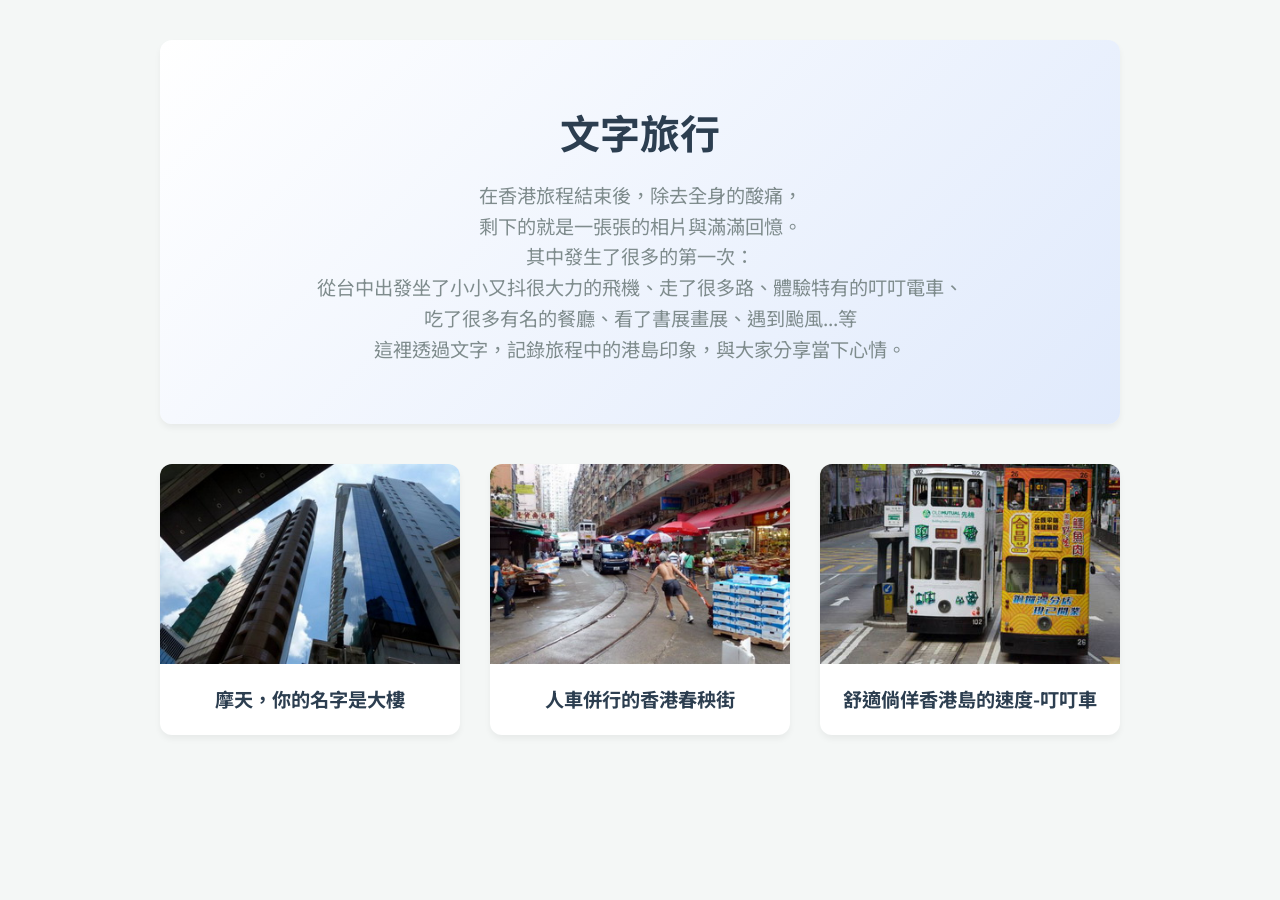
<file: index.html>
<!doctype html>
<html lang="zh-Hant">
<head>
    <meta charset="utf-8">
    <meta name="viewport" content="width=device-width, initial-scale=1.0">
    <title>潮玩香港 - 文字旅行</title>
    <link rel="stylesheet" href="style.css">
</head>
<body>
    <div class="container">
        <header class="hero">
            <h1>文字旅行</h1>
            <p>
                在香港旅程結束後，除去全身的酸痛，<br>
                剩下的就是一張張的相片與滿滿回憶。<br>
                其中發生了很多的第一次：<br>
                從台中出發坐了小小又抖很大力的飛機、走了很多路、體驗特有的叮叮電車、<br>
                吃了很多有名的餐廳、看了書展畫展、遇到颱風...等<br>
                這裡透過文字，記錄旅程中的港島印象，與大家分享當下心情。
            </p>
        </header>

        <main class="gallery">
            <div class="card">
                <a href="blog-1.html">
                    <img src="images/blog1.jpg" alt="摩天，你的名字是大樓" class="card-img"/>
                    <div class="card-content">
                        <div class="card-title">摩天，你的名字是大樓</div>
                    </div>
                </a>
            </div>

            <div class="card">
                <a href="blog-2.html">
                    <img src="images/blog2.jpg" alt="人車併行的香港春秧街" class="card-img"/>
                    <div class="card-content">
                        <div class="card-title">人車併行的香港春秧街</div>
                    </div>
                </a>
            </div>

            <div class="card">
                <a href="blog-3.html">
                    <img src="images/blog3.jpg" alt="舒適倘佯香港島的速度-叮叮車" class="card-img"/>
                    <div class="card-content">
                        <div class="card-title">舒適倘佯香港島的速度-叮叮車</div>
                    </div>
                </a>
            </div>
        </main>
    </div>
</body>
</html>
</file>
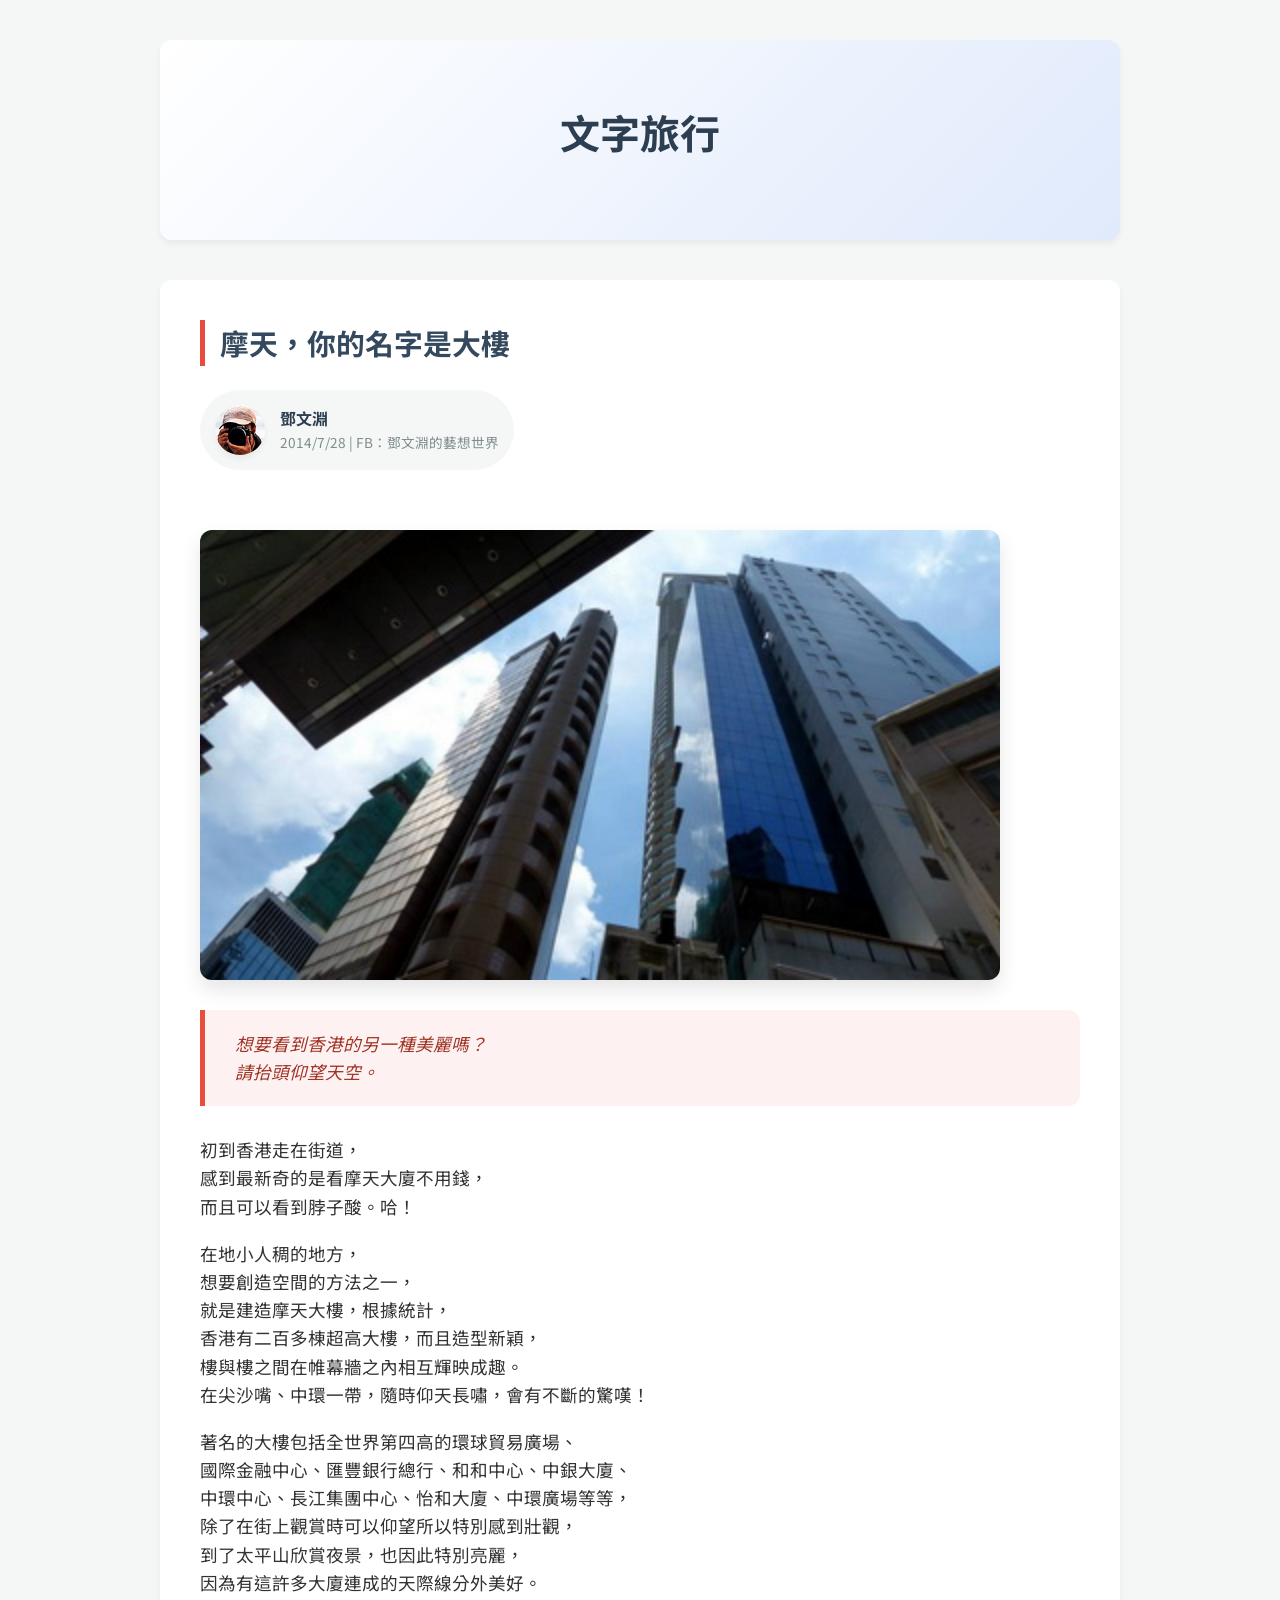
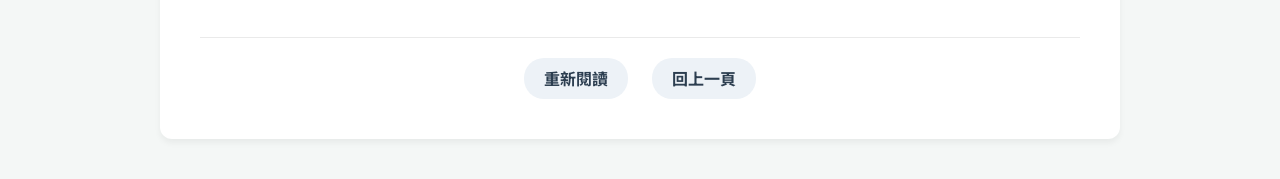
<file: blog-1.html>
<!doctype html>
<html lang="zh-Hant">
<head>
    <meta charset="utf-8">
    <meta name="viewport" content="width=device-width, initial-scale=1.0">
    <title>摩天，你的名字是大樓 - 文字旅行</title>
    <link rel="stylesheet" href="style.css">
</head>
<body>
    <div class="container">
        <header class="hero">
            <h1>文字旅行</h1>
        </header>

        <article class="article-content">
            <header class="article-header">
                <h2>摩天，你的名字是大樓</h2>
                <div class="author-card">
                    <img src="images/winston.jpg" alt="鄧文淵">
                    <div class="author-info">
                        <span class="author-name">鄧文淵</span>
                        <span class="author-meta">2014/7/28 | FB：鄧文淵的藝想世界</span>
                    </div>
                </div>
            </header>

            <img src="images/blog1.jpg" alt="摩天，你的名字是大樓" class="article-img">
            
            <blockquote>
                <p>想要看到香港的另一種美麗嗎？<br>請抬頭仰望天空。</p>
            </blockquote>

            <p>初到香港走在街道，<br>
              感到最新奇的是看摩天大廈不用錢，<br>
              而且可以看到脖子酸。哈！</p>
            <p>在地小人稠的地方，<br>
            想要創造空間的方法之一，<br>
            就是建造摩天大樓，根據統計，<br>
            香港有二百多棟超高大樓，而且造型新穎，<br>
            樓與樓之間在帷幕牆之內相互輝映成趣。<br>
            在尖沙嘴、中環一帶，隨時仰天長嘯，會有不斷的驚嘆！</p>
            <p>著名的大樓包括全世界第四高的環球貿易廣場、<br>
            國際金融中心、匯豐銀行總行、和和中心、中銀大廈、<br>
            中環中心、長江集團中心、怡和大廈、中環廣場等等，<br>
            除了在街上觀賞時可以仰望所以特別感到壯觀，<br>
            到了太平山欣賞夜景，也因此特別亮麗，<br>
            因為有這許多大廈連成的天際線分外美好。</p>

            <div class="page-nav">
                <a href="#">重新閱讀</a>
                <a href="blog.html">回上一頁</a>
            </div>
        </article>
    </div>
</body>
</html>
</file>
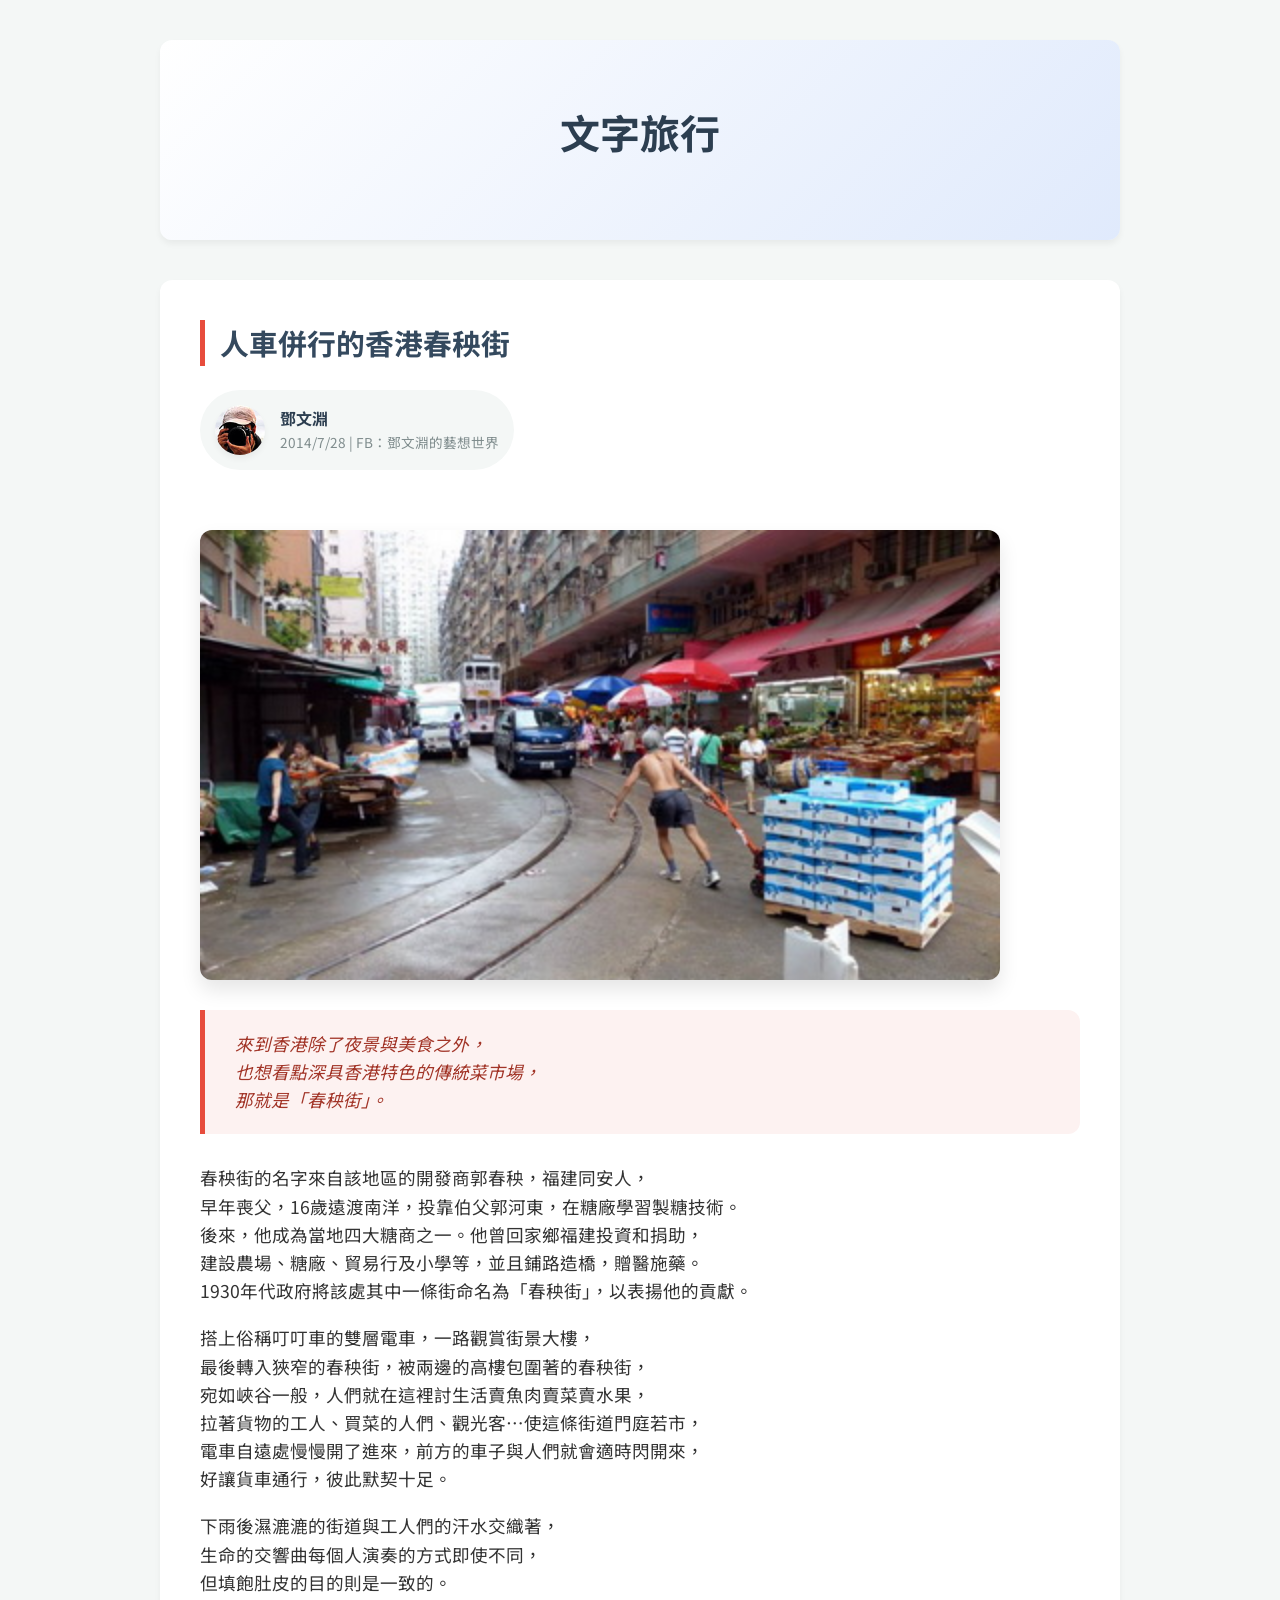
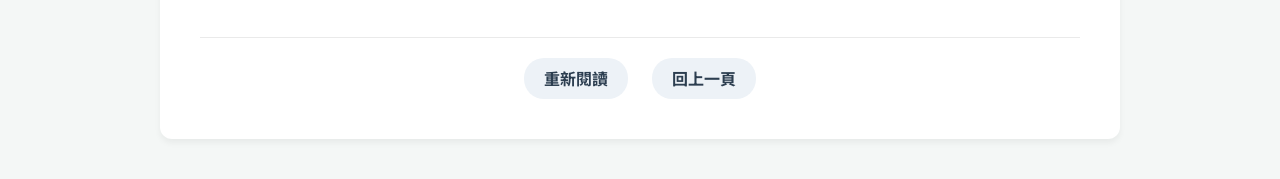
<file: blog-2.html>
<!doctype html>
<html lang="zh-Hant">
<head>
    <meta charset="utf-8">
    <meta name="viewport" content="width=device-width, initial-scale=1.0">
    <title>人車併行的香港春秧街 - 文字旅行</title>
    <link rel="stylesheet" href="style.css">
</head>
<body>
    <div class="container">
        <header class="hero">
            <h1>文字旅行</h1>
        </header>

        <article class="article-content">
            <header class="article-header">
                <h2>人車併行的香港春秧街</h2>
                <div class="author-card">
                    <img src="images/winston.jpg" alt="鄧文淵">
                    <div class="author-info">
                        <span class="author-name">鄧文淵</span>
                        <span class="author-meta">2014/7/28 | FB：鄧文淵的藝想世界</span>
                    </div>
                </div>
            </header>

            <img src="images/blog2.jpg" alt="人車併行的香港春秧街" class="article-img">
            
            <blockquote>
                <p>來到香港除了夜景與美食之外，<br>也想看點深具香港特色的傳統菜市場，<br>那就是「春秧街」。</p>
            </blockquote>

            <p>春秧街的名字來自該地區的開發商郭春秧，福建同安人，<br>
            早年喪父，16歲遠渡南洋，投靠伯父郭河東，在糖廠學習製糖技術。<br>
            後來，他成為當地四大糖商之一。他曾回家鄉福建投資和捐助，<br>
            建設農場、糖廠、貿易行及小學等，並且鋪路造橋，贈醫施藥。<br>
            1930年代政府將該處其中一條街命名為「春秧街」，以表揚他的貢獻。</p>

            <p>搭上俗稱叮叮車的雙層電車，一路觀賞街景大樓，<br>
            最後轉入狹窄的春秧街，被兩邊的高樓包圍著的春秧街，<br>
            宛如峽谷一般，人們就在這裡討生活賣魚肉賣菜賣水果，<br>
            拉著貨物的工人、買菜的人們、觀光客…使這條街道門庭若市，<br>
            電車自遠處慢慢開了進來，前方的車子與人們就會適時閃開來，<br>
            好讓貨車通行，彼此默契十足。</p>

            <p>下雨後濕漉漉的街道與工人們的汗水交織著，<br>
            生命的交響曲每個人演奏的方式即使不同，<br>
            但填飽肚皮的目的則是一致的。</p>

            <div class="page-nav">
                <a href="#">重新閱讀</a>
                <a href="blog.html">回上一頁</a>
            </div>
        </article>
    </div>
</body>
</html>
</file>
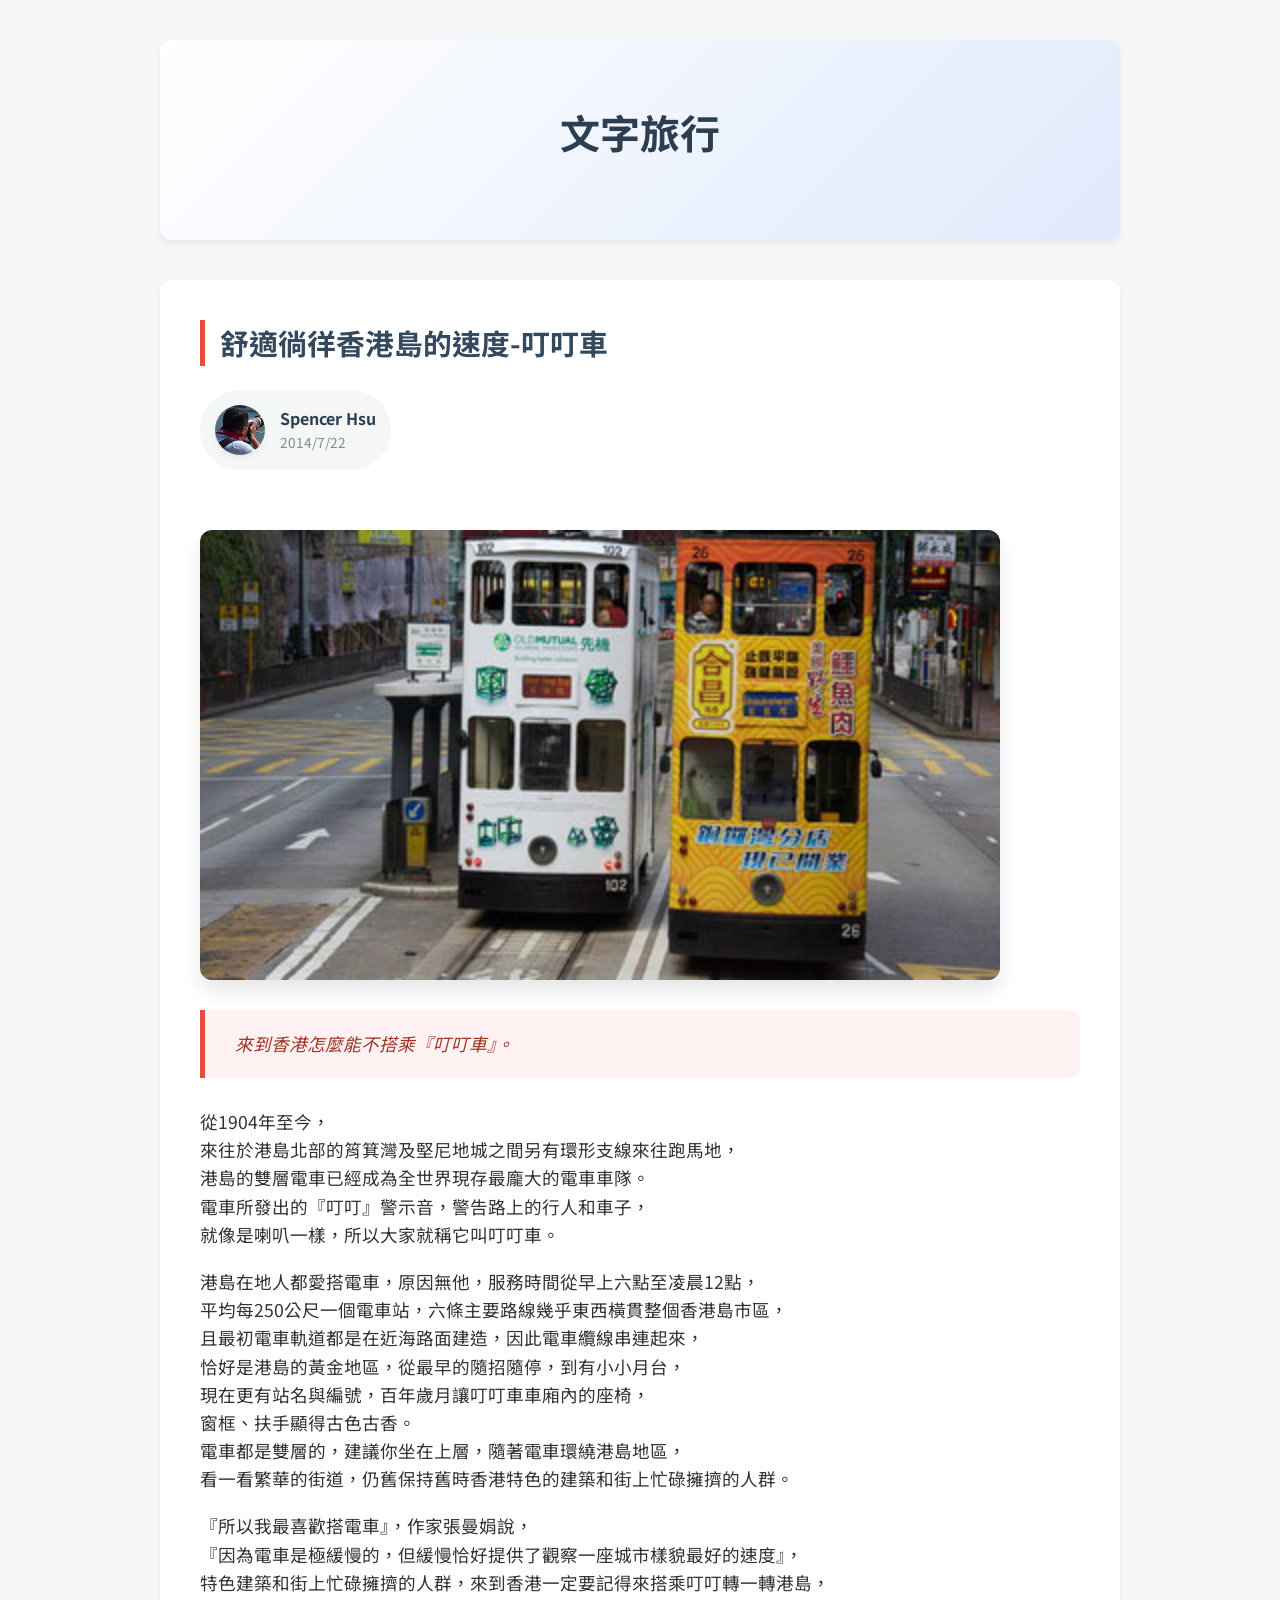
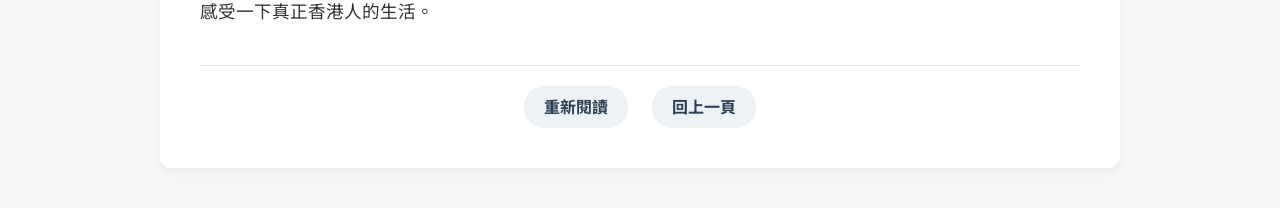
<file: blog-3.html>
<!doctype html>
<html lang="zh-Hant">
<head>
    <meta charset="utf-8">
    <meta name="viewport" content="width=device-width, initial-scale=1.0">
    <title>舒適徜徉香港島的速度-叮叮車 - 文字旅行</title>
    <link rel="stylesheet" href="style.css">
</head>
<body>
    <div class="container">
        <header class="hero">
            <h1>文字旅行</h1>
        </header>

        <article class="article-content">
            <header class="article-header">
                <h2>舒適徜徉香港島的速度-叮叮車</h2>
                <div class="author-card">
                    <img src="images/spencer.jpg" alt="Spencer Hsu">
                    <div class="author-info">
                        <span class="author-name">Spencer Hsu</span>
                        <span class="author-meta">2014/7/22</span>
                    </div>
                </div>
            </header>

            <img src="images/blog3.jpg" alt="舒適徜徉香港島的速度-叮叮車" class="article-img">
            
            <blockquote>
                <p>來到香港怎麼能不搭乘『叮叮車』。</p>
            </blockquote>

            <p>從1904年至今，<br>
            來往於港島北部的筲箕灣及堅尼地城之間另有環形支線來往跑馬地，<br>
            港島的雙層電車已經成為全世界現存最龐大的電車車隊。<br>
            電車所發出的『叮叮』警示音，警告路上的行人和車子，<br>
            就像是喇叭一樣，所以大家就稱它叫叮叮車。</p>

            <p>港島在地人都愛搭電車，原因無他，服務時間從早上六點至凌晨12點，<br>
            平均每250公尺一個電車站，六條主要路線幾乎東西橫貫整個香港島市區，<br>
            且最初電車軌道都是在近海路面建造，因此電車纜線串連起來，<br>
            恰好是港島的黃金地區，從最早的隨招隨停，到有小小月台，<br>
            現在更有站名與編號，百年歲月讓叮叮車車廂內的座椅，<br>
            窗框、扶手顯得古色古香。<br>
            電車都是雙層的，建議你坐在上層，隨著電車環繞港島地區，<br>
            看一看繁華的街道，仍舊保持舊時香港特色的建築和街上忙碌擁擠的人群。</p>

            <p>『所以我最喜歡搭電車』，作家張曼娟說，<br>
            『因為電車是極緩慢的，但緩慢恰好提供了觀察一座城市樣貌最好的速度』，<br>
            特色建築和街上忙碌擁擠的人群，來到香港一定要記得來搭乘叮叮轉一轉港島，<br>
            感受一下真正香港人的生活。</p>

            <div class="page-nav">
                <a href="#">重新閱讀</a>
                <a href="blog.html">回上一頁</a>
            </div>
        </article>
    </div>
</body>
</html>
</file>
<file: style.css>
@import url('https://fonts.googleapis.com/css2?family=Noto+Sans+TC:wght@300;400;700&display=swap');

:root {
    --primary-color: #2c3e50;
    --secondary-color: #34495e;
    --accent-color: #e74c3c;
    --bg-color: #f4f7f6;
    --card-bg: #ffffff;
    --text-color: #333333;
    --text-light: #7f8c8d;
    --border-radius: 12px;
    --shadow-sm: 0 4px 6px rgba(0, 0, 0, 0.05);
    --shadow-md: 0 10px 20px rgba(0, 0, 0, 0.1);
    --transition-speed: 0.3s;
}

* {
    margin: 0;
    padding: 0;
    box-sizing: border-box;
}

body {
    font-family: 'Noto Sans TC', '微軟正黑體', sans-serif;
    background-color: var(--bg-color);
    color: var(--text-color);
    line-height: 1.6;
    -webkit-font-smoothing: antialiased;
}

/* Typography */
h1 {
    font-size: 2.5rem;
    color: var(--primary-color);
    margin-bottom: 1rem;
    font-weight: 700;
}

h2 {
    font-size: 1.8rem;
    color: var(--secondary-color);
    margin-bottom: 1.5rem;
    border-left: 5px solid var(--accent-color);
    padding-left: 15px;
}

p {
    margin-bottom: 1.2rem;
    color: var(--text-color);
    font-size: 1.1rem;
}

a {
    color: var(--accent-color);
    text-decoration: none;
    transition: color var(--transition-speed);
}

a:hover {
    color: #c0392b;
}

/* Layout */
.container {
    max-width: 1000px;
    margin: 0 auto;
    padding: 40px 20px;
}

/* Header & Hero Section */
.hero {
    text-align: center;
    padding: 60px 20px;
    background: linear-gradient(135deg, #ffffff 0%, #e0eafc 100%);
    border-radius: var(--border-radius);
    margin-bottom: 40px;
    box-shadow: var(--shadow-sm);
}

.hero p {
    color: var(--text-light);
    max-width: 700px;
    margin: 0 auto;
    font-size: 1.2rem;
}

/* Grid Gallery (Index Page) */
.gallery {
    display: grid;
    grid-template-columns: repeat(auto-fill, minmax(300px, 1fr));
    gap: 30px;
    margin-top: 40px;
}

.card {
    background: var(--card-bg);
    border-radius: var(--border-radius);
    overflow: hidden;
    box-shadow: var(--shadow-sm);
    transition: transform var(--transition-speed), box-shadow var(--transition-speed);
}

.card:hover {
    transform: translateY(-5px);
    box-shadow: var(--shadow-md);
}

.card-img {
    width: 100%;
    height: 200px;
    object-fit: cover;
    display: block;
    transition: transform 0.5s ease;
}

.card:hover .card-img {
    transform: scale(1.05);
}

.card-content {
    padding: 20px;
    text-align: center;
}

.card-title {
    font-size: 1.2rem;
    font-weight: 700;
    color: var(--primary-color);
}

/* Article Page Layout */
.article-header {
    margin-bottom: 30px;
}

.article-content {
    background: var(--card-bg);
    padding: 40px;
    border-radius: var(--border-radius);
    box-shadow: var(--shadow-sm);
}

/* Author Info */
.author-card {
    display: flex;
    align-items: center;
    gap: 15px;
    margin-bottom: 30px;
    padding: 15px;
    background-color: var(--bg-color);
    border-radius: 50px;
    display: inline-flex;
}

.author-card img {
    width: 50px;
    height: 50px;
    border-radius: 50%;
    object-fit: cover;
    box-shadow: var(--shadow-sm);
}

.author-info {
    display: flex;
    flex-direction: column;
}

.author-name {
    font-weight: 700;
    color: var(--primary-color);
    font-size: 1rem;
}

.author-meta {
    font-size: 0.85rem;
    color: var(--text-light);
}

/* Blockquote */
blockquote {
    background: #fdf2f1;
    border-left: 5px solid var(--accent-color);
    padding: 20px 30px;
    margin: 30px 0;
    border-radius: 0 var(--border-radius) var(--border-radius) 0;
    font-style: italic;
    color: #a23528;
    font-size: 1.2rem;
    position: relative;
}

blockquote p {
    margin-bottom: 0;
    color: inherit;
}

/* Article Image */
.article-img {
    width: 100%;
    max-width: 800px;
    height: auto;
    border-radius: var(--border-radius);
    margin: 20px 0;
    box-shadow: var(--shadow-md);
    display: block;
}

/* Footer / Navigation */
.page-nav {
    margin-top: 40px;
    padding-top: 20px;
    border-top: 1px solid #eaeaea;
    text-align: center;
    font-size: 1rem;
}

.page-nav a {
    display: inline-block;
    margin: 0 10px;
    padding: 8px 20px;
    background-color: #edf2f7;
    border-radius: 20px;
    color: var(--primary-color);
    font-weight: bold;
}

.page-nav a:hover {
    background-color: var(--primary-color);
    color: white;
}

/* Responsive */
@media (max-width: 768px) {
    .article-content {
        padding: 20px;
    }
    h1 {
        font-size: 2rem;
    }
    .hero {
        padding: 40px 20px;
    }
}
</file>
